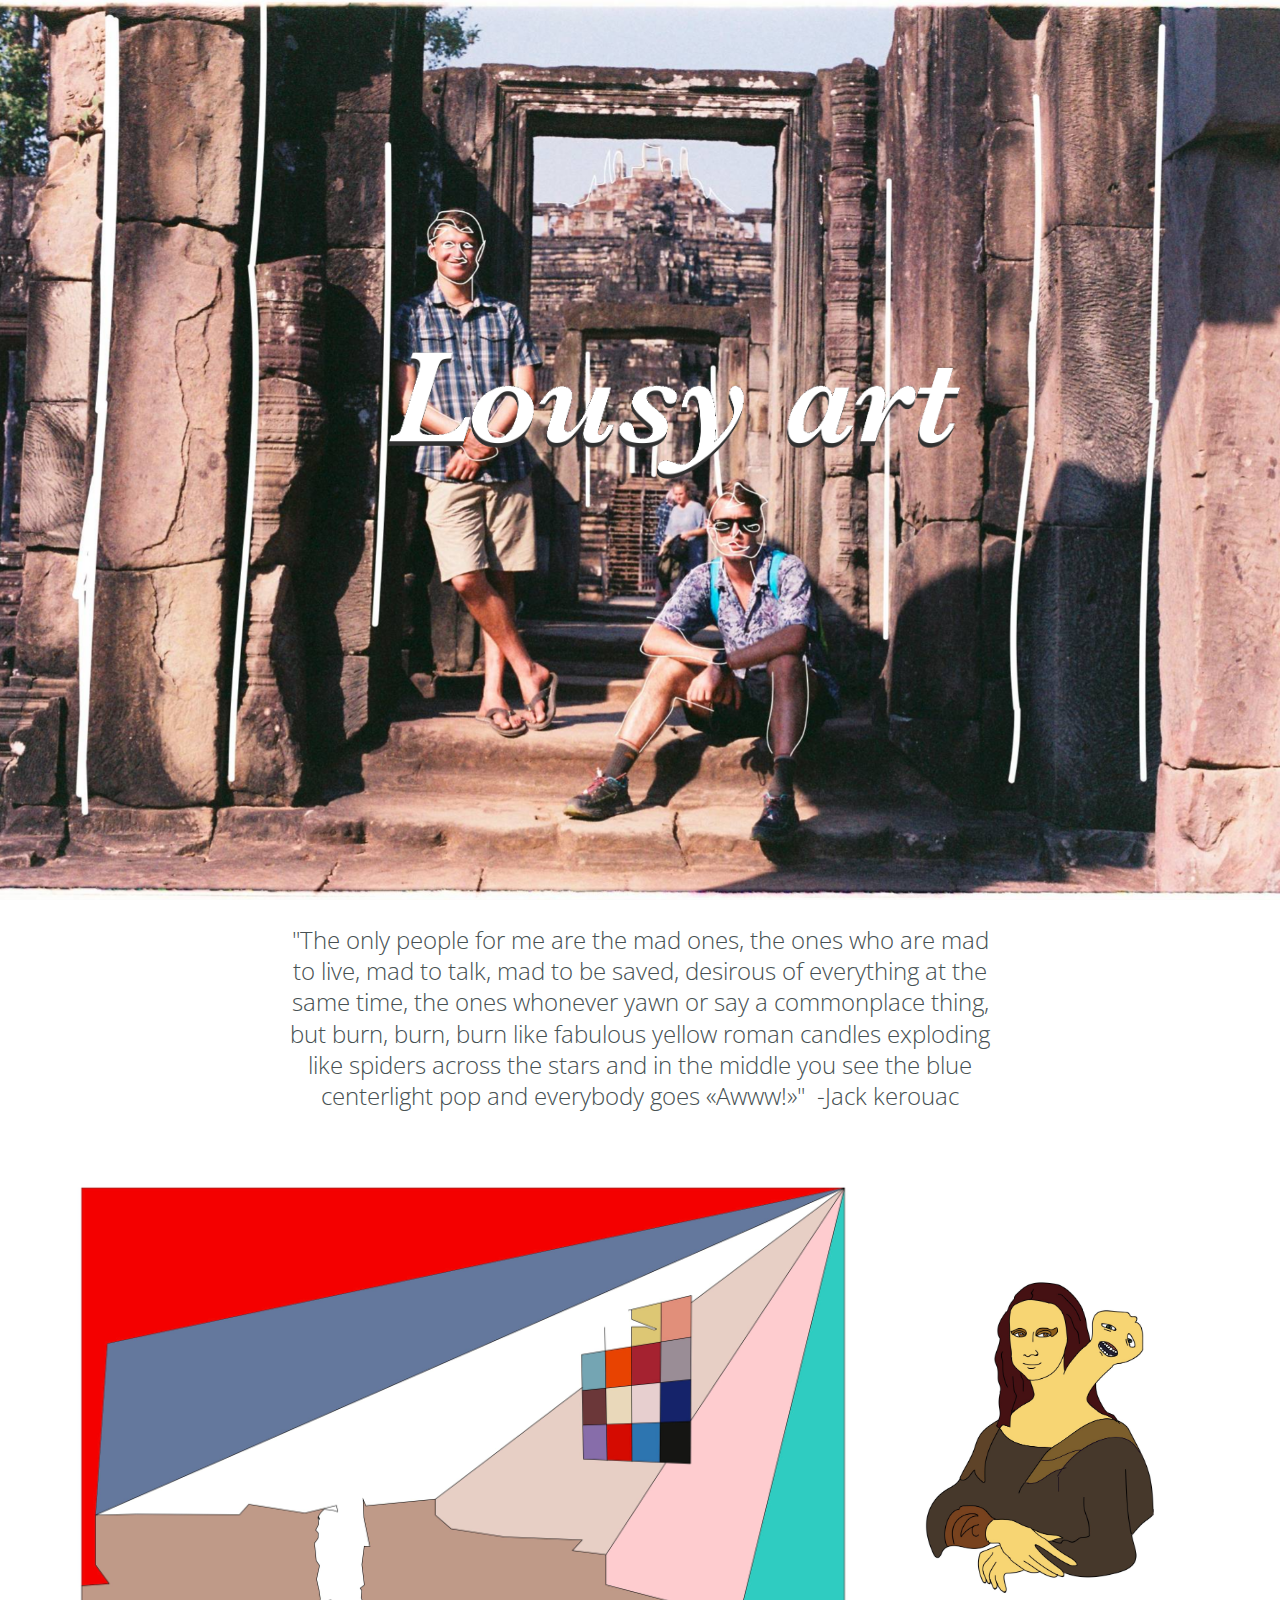
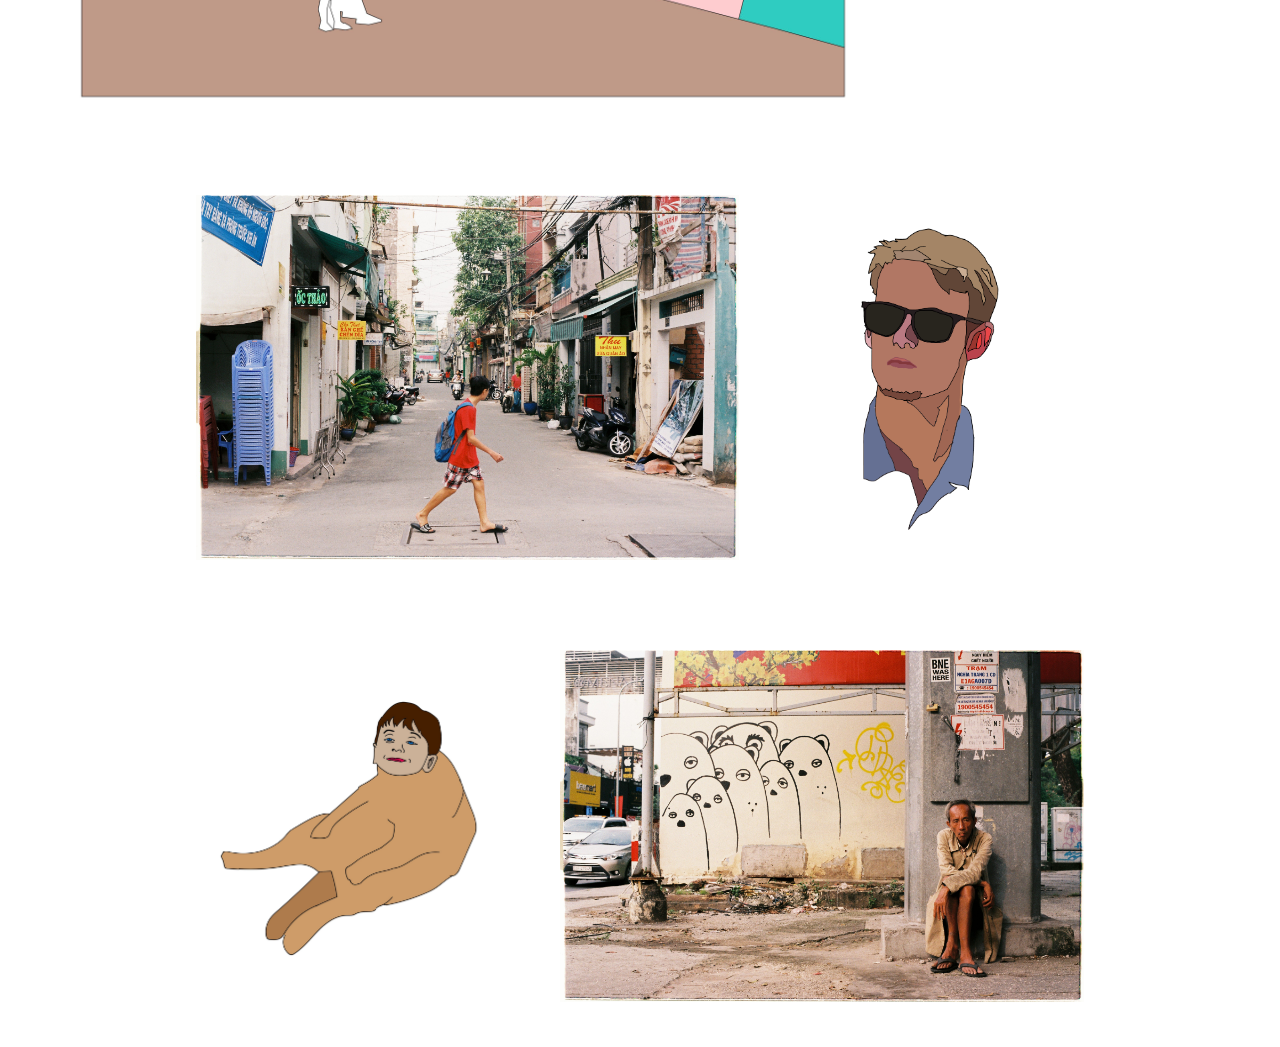
<file: index.html>
<!DOCTYPE html>
<html >
<head>
  <!-- Site made with Mobirise Website Builder v4.6.3, https://mobirise.com -->
  <meta charset="UTF-8">
  <meta http-equiv="X-UA-Compatible" content="IE=edge">
  <meta name="generator" content="Mobirise v4.6.3, mobirise.com">
  <meta name="viewport" content="width=device-width, initial-scale=1, minimum-scale=1">
  <link rel="shortcut icon" href="assets/images/catboy-128x102.png" type="image/x-icon">
  <meta name="description" content="">
  <title>Home</title>
  <link rel="stylesheet" href="assets/tether/tether.min.css">
  <link rel="stylesheet" href="assets/bootstrap/css/bootstrap.min.css">
  <link rel="stylesheet" href="assets/bootstrap/css/bootstrap-grid.min.css">
  <link rel="stylesheet" href="assets/bootstrap/css/bootstrap-reboot.min.css">
  <link rel="stylesheet" href="assets/theme/css/style.css">
  <link rel="stylesheet" href="assets/mobirise/css/mbr-additional.css" type="text/css">
  
  
  
</head>
<body>
  <section class="header4 cid-qIpFoJXNHj mbr-fullscreen mbr-parallax-background" id="header4-18">

    

    

    <div class="container">
        <div class="row justify-content-md-center">
            <div class="media-content col-md-10">
                
                
                <div class="mbr-text align-center mbr-white pb-3">
                    <p class="mbr-text mbr-fonts-style display-5"></p>
                </div>
                
            </div>
            <div class="mbr-figure pt-5">
                <img src="assets/images/upup-1913x1230.png" alt="Mobirise" title="" style="width: 75%;">
            </div>
        </div>
    </div>
</section>

<section class="engine"><a href="https://mobirise.ws/o">best mobile website builder</a></section><section class="mbr-section content5 cid-qIp40STesO" id="content5-x">

    

    

    <div class="container">
        <div class="media-container-row">
            <div class="title col-12 col-md-8">
                <h2 class="align-center mbr-bold mbr-white pb-3 mbr-fonts-style display-5"></h2>
                <h3 class="mbr-section-subtitle align-center mbr-light mbr-white pb-3 mbr-fonts-style display-5">"The only people for me are the mad ones, the ones who are mad to live, mad to talk, mad to be saved, desirous of everything at the same time, the ones whonever yawn or say a commonplace thing, but burn, burn, burn like fabulous yellow roman candles exploding like spiders across the stars and in the middle you see the blue centerlight pop and everybody goes «Awww!»" &nbsp;-Jack kerouac</h3>
                
                
            </div>
        </div>
    </div>
</section>

<section class="cid-qJVlgmqFUs" id="image4-1m">
    <!-- Block parameters controls (Blue "Gear" panel) -->
    
    <!-- End block parameters -->
    <div class="container images-container container-fluid">
            <div class="media-container-row" style="width: 80%;">
                <div class="img-item item1" style="width: 246%;">
                    <img src="assets/images/no.pd-3280x2192.jpg" alt="" title="">
                    
                </div>
                <div class="img-item">
                    <img src="assets/images/mona-1800x1950.jpg" alt="" title="">
                    
                </div>
            </div>
    </div>
</section>

<section class="cid-qIobKXp4g0" id="image4-i">
    <!-- Block parameters controls (Blue "Gear" panel) -->
    
    <!-- End block parameters -->
    <div class="container images-container">
            <div class="media-container-row" style="width: 80%;">
                <div class="img-item item1" style="width: 177%;">
                    <img src="assets/images/img-9542-3930x2642.jpg" alt="" title="">
                    
                </div>
                <div class="img-item">
                    <img src="assets/images/liam-1920x1080.png" alt="" title="">
                    
                </div>
            </div>
    </div>
</section>

<section class="cid-qIobMybRzb" id="image4-j">
    <!-- Block parameters controls (Blue "Gear" panel) -->
    
    <!-- End block parameters -->
    <div class="container images-container">
            <div class="media-container-row" style="width: 80%;">
                <div class="img-item item1" style="width: 67%;">
                    <img src="assets/images/catboy-2666x2133.jpg" alt="" title="">
                    
                </div>
                <div class="img-item">
                    <img src="assets/images/img-9541-3930x2642.jpg" alt="" title="">
                    
                </div>
            </div>
    </div>
</section>


  <script src="assets/web/assets/jquery/jquery.min.js"></script>
  <script src="assets/popper/popper.min.js"></script>
  <script src="assets/tether/tether.min.js"></script>
  <script src="assets/bootstrap/js/bootstrap.min.js"></script>
  <script src="assets/smoothscroll/smooth-scroll.js"></script>
  <script src="assets/parallax/jarallax.min.js"></script>
  <script src="assets/theme/js/script.js"></script>
  
  
</body>
</html>
</file>
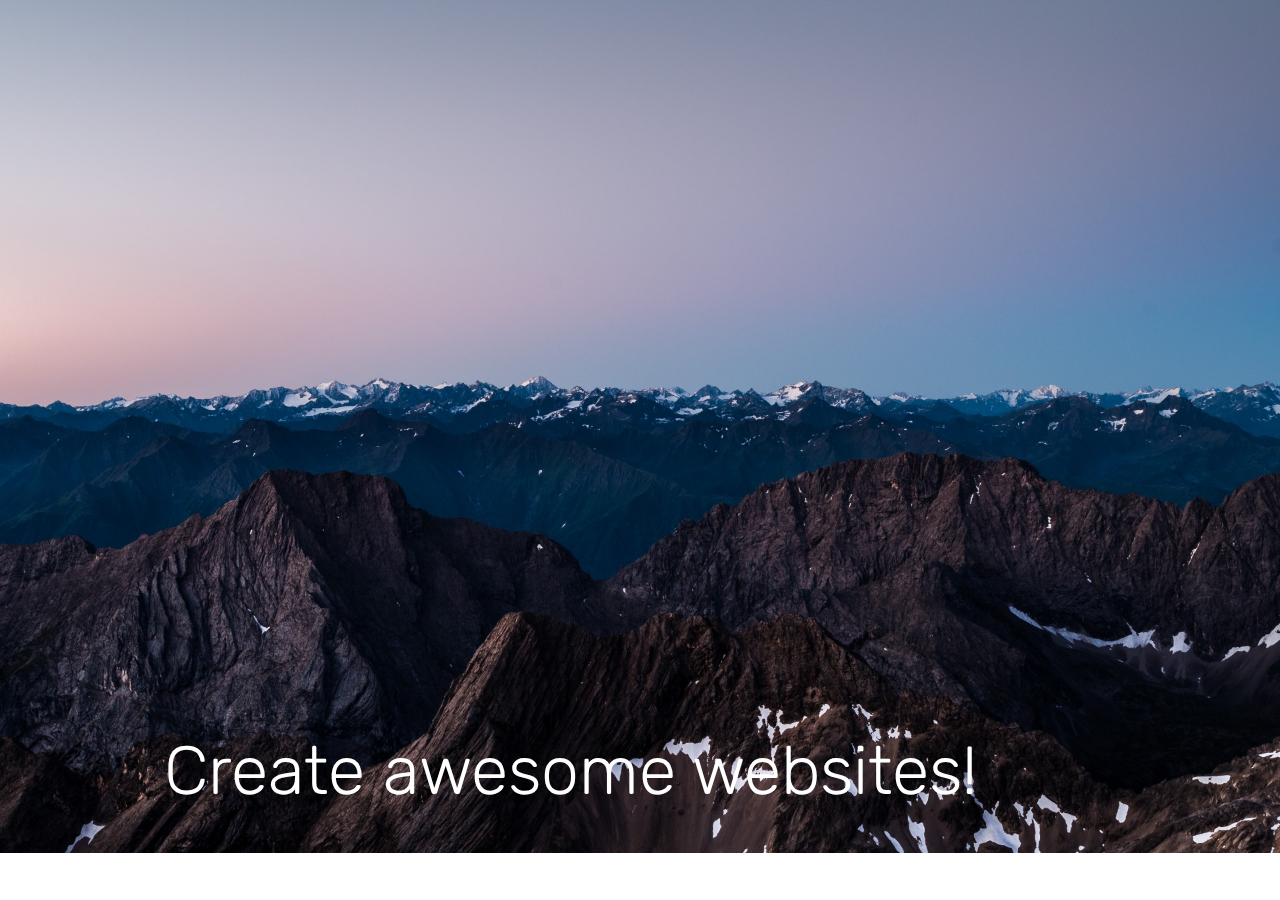
<file: page1.html>
<!DOCTYPE html>
<html >
<head>
  <!-- Site made with Mobirise Website Builder v4.6.3, https://mobirise.com -->
  <meta charset="UTF-8">
  <meta http-equiv="X-UA-Compatible" content="IE=edge">
  <meta name="generator" content="Mobirise v4.6.3, mobirise.com">
  <meta name="viewport" content="width=device-width, initial-scale=1, minimum-scale=1">
  <link rel="shortcut icon" href="assets/images/catboy-128x102.png" type="image/x-icon">
  <meta name="description" content="Website Maker Description">
  <title>SOMEDAY</title>
  <link rel="stylesheet" href="assets/tether/tether.min.css">
  <link rel="stylesheet" href="assets/bootstrap/css/bootstrap.min.css">
  <link rel="stylesheet" href="assets/bootstrap/css/bootstrap-grid.min.css">
  <link rel="stylesheet" href="assets/bootstrap/css/bootstrap-reboot.min.css">
  <link rel="stylesheet" href="assets/theme/css/style.css">
  <link rel="stylesheet" href="assets/mobirise/css/mbr-additional.css" type="text/css">
  
  
  
</head>
<body>
  <section class="cid-qIoNHfOH8h" id="image2-s">

    

    <figure class="mbr-figure">
        <div class="image-block" style="width: 100%;">
            <img src="assets/images/jumbotron2.jpg" alt="Mobirise">
            <figcaption class="mbr-figure-caption mbr-figure-caption-over">
                <div class="container pb-5 mbr-white align-center mbr-fonts-style display-1">
                    Create awesome websites!
                </div>
            </figcaption>
        </div>
    </figure>
</section>


  <section class="engine"><a href="https://mobirise.ws/f">easy site creator</a></section><script src="assets/web/assets/jquery/jquery.min.js"></script>
  <script src="assets/popper/popper.min.js"></script>
  <script src="assets/tether/tether.min.js"></script>
  <script src="assets/bootstrap/js/bootstrap.min.js"></script>
  <script src="assets/smoothscroll/smooth-scroll.js"></script>
  <script src="assets/theme/js/script.js"></script>
  
  
</body>
</html>
</file>
<file: assets/theme/css/style.css>
/*!
 * Mobirise v4 theme (https://mobirise.com/)
 * Copyright 2017 Mobirise
 */
section {
  background-color: #eeeeee; }

section,
.container,
.container-fluid {
  position: relative;
  word-wrap: break-word; }

a.mbr-iconfont:hover {
  text-decoration: none; }

.article .lead p, .article .lead ul, .article .lead ol, .article .lead pre, .article .lead blockquote {
  margin-bottom: 0; }

a {
  font-style: normal;
  font-weight: 400;
  cursor: pointer; }
  a, a:hover {
    text-decoration: none; }

figure {
  margin-bottom: 0; }

body {
  color: #232323; }

h1, h2, h3, h4, h5, h6,
.h1, .h2, .h3, .h4, .h5, .h6,
.display-1, .display-2, .display-3, .display-4 {
  line-height: 1;
  word-break: break-word;
  word-wrap: break-word; }

b, strong {
  font-weight: bold; }

blockquote {
  padding: 10px 0 10px 20px;
  position: relative;
  border-left: 2px solid;
  border-color: #ff3366; }

input:-webkit-autofill, input:-webkit-autofill:hover, input:-webkit-autofill:focus, input:-webkit-autofill:active {
  transition-delay: 9999s;
  transition-property: background-color, color; }

textarea[type="hidden"] {
  display: none; }

body {
  position: relative; }

section {
  background-position: 50% 50%;
  background-repeat: no-repeat;
  background-size: cover; }
  section .mbr-background-video,
  section .mbr-background-video-preview {
    position: absolute;
    bottom: 0;
    left: 0;
    right: 0;
    top: 0; }

.hidden {
  visibility: hidden; }

.mbr-z-index20 {
  z-index: 20; }

/*! Base colors */
.mbr-white {
  color: #ffffff; }

.mbr-black {
  color: #000000; }

.mbr-bg-white {
  background-color: #ffffff; }

.mbr-bg-black {
  background-color: #000000; }

/*! Text-aligns */
.align-left {
  text-align: left; }

.align-center {
  text-align: center; }

.align-right {
  text-align: right; }

@media (max-width: 767px) {
  .align-left, .align-center, .align-right, .mbr-section-btn, .mbr-section-title {
    text-align: center; } }
/*! Font-weight  */
.mbr-light {
  font-weight: 300; }

.mbr-regular {
  font-weight: 400; }

.mbr-semibold {
  font-weight: 500; }

.mbr-bold {
  font-weight: 700; }

/*! Media  */
.media-size-item {
  -webkit-flex: 1 1 auto;
  -moz-flex: 1 1 auto;
  -ms-flex: 1 1 auto;
  -o-flex: 1 1 auto;
  flex: 1 1 auto; }

.media-content {
  -webkit-flex-basis: 100%;
  flex-basis: 100%; }

.media-container-row {
  display: -ms-flexbox;
  display: -webkit-flex;
  display: flex;
  -webkit-flex-direction: row;
  -ms-flex-direction: row;
  flex-direction: row;
  -webkit-flex-wrap: wrap;
  -ms-flex-wrap: wrap;
  flex-wrap: wrap;
  -webkit-justify-content: center;
  -ms-flex-pack: center;
  justify-content: center;
  -webkit-align-content: center;
  -ms-flex-line-pack: center;
  align-content: center;
  -webkit-align-items: start;
  -ms-flex-align: start;
  align-items: start; }
  .media-container-row .media-size-item {
    width: 400px; }

.media-container-column {
  display: -ms-flexbox;
  display: -webkit-flex;
  display: flex;
  -webkit-flex-direction: column;
  -ms-flex-direction: column;
  flex-direction: column;
  -webkit-flex-wrap: wrap;
  -ms-flex-wrap: wrap;
  flex-wrap: wrap;
  -webkit-justify-content: center;
  -ms-flex-pack: center;
  justify-content: center;
  -webkit-align-content: center;
  -ms-flex-line-pack: center;
  align-content: center;
  -webkit-align-items: stretch;
  -ms-flex-align: stretch;
  align-items: stretch; }
  .media-container-column > * {
    width: 100%; }

@media (min-width: 992px) {
  .media-container-row {
    -webkit-flex-wrap: nowrap;
    -ms-flex-wrap: nowrap;
    flex-wrap: nowrap; } }
figure {
  overflow: hidden; }

figure[mbr-media-size] {
  transition: width 0.1s; }

.mbr-figure img, .mbr-figure iframe {
  display: block;
  width: 100%; }

.card {
  background-color: transparent;
  border: none; }

.card-img {
  text-align: center;
  flex-shrink: 0; }

.media {
  max-width: 100%;
  margin: 0 auto; }

.mbr-figure {
  -ms-flex-item-align: center;
  -ms-grid-row-align: center;
  -webkit-align-self: center;
  align-self: center; }

.media-container > div {
  max-width: 100%; }

.mbr-figure img, .card-img img {
  width: 100%; }

@media (max-width: 991px) {
  .media-size-item {
    width: auto !important; }

  .media {
    width: auto; }

  .mbr-figure {
    width: 100% !important; } }
/*! Buttons */
.mbr-section-btn {
  margin-left: -.25rem;
  margin-right: -.25rem;
  font-size: 0; }

nav .mbr-section-btn {
  margin-left: 0rem;
  margin-right: 0rem; }

/*! Btn icon margin */
.btn .mbr-iconfont, .btn.btn-sm .mbr-iconfont {
  cursor: pointer;
  margin-right: 0.5rem; }

.btn.btn-md .mbr-iconfont, .btn.btn-md .mbr-iconfont {
  margin-right: 0.8rem; }

.mbr-regular {
  font-weight: 400; }

.mbr-semibold {
  font-weight: 500; }

.mbr-bold {
  font-weight: 700; }

[type="submit"] {
  -webkit-appearance: none; }

/*! Full-screen */
.mbr-fullscreen .mbr-overlay {
  min-height: 100vh; }

.mbr-fullscreen {
  display: flex;
  display: -webkit-flex;
  display: -moz-flex;
  display: -ms-flex;
  display: -o-flex;
  align-items: center;
  -webkit-align-items: center;
  min-height: 100vh;
  padding-top: 3rem;
  padding-bottom: 3rem; }

/*! Map */
.map {
  height: 25rem;
  position: relative; }
  .map iframe {
    width: 100%;
    height: 100%; }

/* Form */
.form-asterisk {
  font-family: initial;
  position: absolute;
  top: -2px;
  font-weight: normal; }

/*! Scroll to top arrow */
.mbr-arrow-up {
  bottom: 25px;
  right: 90px;
  position: fixed;
  text-align: right;
  z-index: 5000;
  color: #ffffff;
  font-size: 32px;
  transform: rotate(180deg);
  -webkit-transform: rotate(180deg); }

.mbr-arrow-up a {
  background: rgba(0, 0, 0, 0.2);
  border-radius: 3px;
  color: #fff;
  display: inline-block;
  height: 60px;
  width: 60px;
  outline-style: none !important;
  position: relative;
  text-decoration: none;
  transition: all .3s ease-in-out;
  cursor: pointer;
  text-align: center; }
  .mbr-arrow-up a:hover {
    background-color: rgba(0, 0, 0, 0.4); }
  .mbr-arrow-up a i {
    line-height: 60px; }

.mbr-arrow-up-icon {
  display: block;
  color: #fff; }

.mbr-arrow-up-icon::before {
  content: "\203a";
  display: inline-block;
  font-family: serif;
  font-size: 32px;
  line-height: 1;
  font-style: normal;
  position: relative;
  top: 6px;
  left: -4px;
  -webkit-transform: rotate(-90deg);
  transform: rotate(-90deg); }

/*! Arrow Down */
.mbr-arrow {
  position: absolute;
  bottom: 45px;
  left: 50%;
  width: 60px;
  height: 60px;
  cursor: pointer;
  background-color: rgba(80, 80, 80, 0.5);
  border-radius: 50%;
  -webkit-transform: translateX(-50%);
  transform: translateX(-50%); }
  .mbr-arrow > a {
    display: inline-block;
    text-decoration: none;
    outline-style: none;
    -webkit-animation: arrowdown 1.7s ease-in-out infinite;
    animation: arrowdown 1.7s ease-in-out infinite; }
    .mbr-arrow > a > i {
      position: absolute;
      top: -2px;
      left: 15px;
      font-size: 2rem; }

@keyframes arrowdown {
  0% {
    transform: translateY(0px);
    -webkit-transform: translateY(0px); }
  50% {
    transform: translateY(-5px);
    -webkit-transform: translateY(-5px); }
  100% {
    transform: translateY(0px);
    -webkit-transform: translateY(0px); } }
@-webkit-keyframes arrowdown {
  0% {
    transform: translateY(0px);
    -webkit-transform: translateY(0px); }
  50% {
    transform: translateY(-5px);
    -webkit-transform: translateY(-5px); }
  100% {
    transform: translateY(0px);
    -webkit-transform: translateY(0px); } }
@media (max-width: 500px) {
  .mbr-arrow-up {
    left: 50%;
    right: auto;
    transform: translateX(-50%) rotate(180deg);
    -webkit-transform: translateX(-50%) rotate(180deg); } }
/*Gradients animation*/
@keyframes gradient-animation {
  from {
    background-position: 0% 100%;
    animation-timing-function: ease-in-out; }
  to {
    background-position: 100% 0%;
    animation-timing-function: ease-in-out; } }
@-webkit-keyframes gradient-animation {
  from {
    background-position: 0% 100%;
    animation-timing-function: ease-in-out; }
  to {
    background-position: 100% 0%;
    animation-timing-function: ease-in-out; } }
.bg-gradient {
  background-size: 200% 200%;
  animation: gradient-animation 5s infinite alternate;
  -webkit-animation: gradient-animation 5s infinite alternate; }

.menu .navbar-brand {
  display: -webkit-flex; }
  .menu .navbar-brand span {
    display: flex;
    display: -webkit-flex; }
  .menu .navbar-brand .navbar-caption-wrap {
    display: -webkit-flex; }
  .menu .navbar-brand .navbar-logo img {
    display: -webkit-flex; }
@media (min-width: 768px) and (max-width: 991px) {
  .menu .navbar-toggleable-sm .navbar-nav {
    display: -webkit-box;
    display: -webkit-flex;
    display: -ms-flexbox; } }
@media (min-width: 992px) {
  .menu .navbar-nav.nav-dropdown {
    display: -webkit-flex; }
  .menu .navbar-toggleable-sm .navbar-collapse {
    display: -webkit-flex !important; } }

/*# sourceMappingURL=style.css.map */
.engine {
	position: absolute;
	text-indent: -2400px;
	text-align: center;
	padding: 0;
	top: 0;
	left: -2400px;
}
</file>
<file: assets/mobirise/css/mbr-additional.css>
@import url(https://fonts.googleapis.com/css?family=Rubik:300,300i,400,400i,500,500i,700,700i,900,900i);
@import url(https://fonts.googleapis.com/css?family=Open+Sans+Condensed:300,300i,700);





body {
  font-style: normal;
  line-height: 1.5;
}
.mbr-section-title {
  font-style: normal;
  line-height: 1.2;
}
.mbr-section-subtitle {
  line-height: 1.3;
}
.mbr-text {
  font-style: normal;
  line-height: 1.6;
}
.display-1 {
  font-family: 'Rubik', sans-serif;
  font-size: 4.25rem;
}
.display-1 > .mbr-iconfont {
  font-size: 6.8rem;
}
.display-2 {
  font-family: 'Rubik', sans-serif;
  font-size: 3rem;
}
.display-2 > .mbr-iconfont {
  font-size: 4.8rem;
}
.display-4 {
  font-family: 'Rubik', sans-serif;
  font-size: 1rem;
}
.display-4 > .mbr-iconfont {
  font-size: 1.6rem;
}
.display-5 {
  font-family: 'Open Sans Condensed', sans-serif;
  font-size: 1.5rem;
}
.display-5 > .mbr-iconfont {
  font-size: 2.4rem;
}
.display-7 {
  font-family: 'Rubik', sans-serif;
  font-size: 1rem;
}
.display-7 > .mbr-iconfont {
  font-size: 1.6rem;
}
/* ---- Fluid typography for mobile devices ---- */
/* 1.4 - font scale ratio ( bootstrap == 1.42857 ) */
/* 100vw - current viewport width */
/* (48 - 20)  48 == 48rem == 768px, 20 == 20rem == 320px(minimal supported viewport) */
/* 0.65 - min scale variable, may vary */
@media (max-width: 768px) {
  .display-1 {
    font-size: 3.4rem;
    font-size: calc( 2.1374999999999997rem + (4.25 - 2.1374999999999997) * ((100vw - 20rem) / (48 - 20)));
    line-height: calc( 1.4 * (2.1374999999999997rem + (4.25 - 2.1374999999999997) * ((100vw - 20rem) / (48 - 20))));
  }
  .display-2 {
    font-size: 2.4rem;
    font-size: calc( 1.7rem + (3 - 1.7) * ((100vw - 20rem) / (48 - 20)));
    line-height: calc( 1.4 * (1.7rem + (3 - 1.7) * ((100vw - 20rem) / (48 - 20))));
  }
  .display-4 {
    font-size: 0.8rem;
    font-size: calc( 1rem + (1 - 1) * ((100vw - 20rem) / (48 - 20)));
    line-height: calc( 1.4 * (1rem + (1 - 1) * ((100vw - 20rem) / (48 - 20))));
  }
  .display-5 {
    font-size: 1.2rem;
    font-size: calc( 1.175rem + (1.5 - 1.175) * ((100vw - 20rem) / (48 - 20)));
    line-height: calc( 1.4 * (1.175rem + (1.5 - 1.175) * ((100vw - 20rem) / (48 - 20))));
  }
}
/* Buttons */
.btn {
  font-weight: 500;
  border-width: 2px;
  font-style: normal;
  letter-spacing: 1px;
  margin: .4rem .8rem;
  white-space: normal;
  -webkit-transition: all 0.3s ease-in-out;
  -moz-transition: all 0.3s ease-in-out;
  transition: all 0.3s ease-in-out;
  padding: 1rem 3rem;
  border-radius: 3px;
  display: inline-flex;
  align-items: center;
  justify-content: center;
  word-break: break-word;
}
.btn-sm {
  font-weight: 500;
  letter-spacing: 1px;
  -webkit-transition: all 0.3s ease-in-out;
  -moz-transition: all 0.3s ease-in-out;
  transition: all 0.3s ease-in-out;
  padding: 0.6rem 1.5rem;
  border-radius: 3px;
}
.btn-md {
  font-weight: 500;
  letter-spacing: 1px;
  margin: .4rem .8rem !important;
  -webkit-transition: all 0.3s ease-in-out;
  -moz-transition: all 0.3s ease-in-out;
  transition: all 0.3s ease-in-out;
  padding: 1rem 3rem;
  border-radius: 3px;
}
.btn-lg {
  font-weight: 500;
  letter-spacing: 1px;
  margin: .4rem .8rem !important;
  -webkit-transition: all 0.3s ease-in-out;
  -moz-transition: all 0.3s ease-in-out;
  transition: all 0.3s ease-in-out;
  padding: 1.2rem 3.2rem;
  border-radius: 3px;
}
.bg-primary {
  background-color: #149dcc !important;
}
.bg-success {
  background-color: #f7ed4a !important;
}
.bg-info {
  background-color: #82786e !important;
}
.bg-warning {
  background-color: #879a9f !important;
}
.bg-danger {
  background-color: #b1a374 !important;
}
.btn-primary,
.btn-primary:active {
  background-color: #149dcc !important;
  border-color: #149dcc !important;
  color: #ffffff !important;
}
.btn-primary:hover,
.btn-primary:focus,
.btn-primary.focus,
.btn-primary.active {
  color: #ffffff !important;
  background-color: #0d6786 !important;
  border-color: #0d6786 !important;
}
.btn-primary.disabled,
.btn-primary:disabled {
  color: #ffffff !important;
  background-color: #0d6786 !important;
  border-color: #0d6786 !important;
}
.btn-secondary,
.btn-secondary:active {
  background-color: #ff3366 !important;
  border-color: #ff3366 !important;
  color: #ffffff !important;
}
.btn-secondary:hover,
.btn-secondary:focus,
.btn-secondary.focus,
.btn-secondary.active {
  color: #ffffff !important;
  background-color: #e50039 !important;
  border-color: #e50039 !important;
}
.btn-secondary.disabled,
.btn-secondary:disabled {
  color: #ffffff !important;
  background-color: #e50039 !important;
  border-color: #e50039 !important;
}
.btn-info,
.btn-info:active {
  background-color: #82786e !important;
  border-color: #82786e !important;
  color: #ffffff !important;
}
.btn-info:hover,
.btn-info:focus,
.btn-info.focus,
.btn-info.active {
  color: #ffffff !important;
  background-color: #59524b !important;
  border-color: #59524b !important;
}
.btn-info.disabled,
.btn-info:disabled {
  color: #ffffff !important;
  background-color: #59524b !important;
  border-color: #59524b !important;
}
.btn-success,
.btn-success:active {
  background-color: #f7ed4a !important;
  border-color: #f7ed4a !important;
  color: #3f3c03 !important;
}
.btn-success:hover,
.btn-success:focus,
.btn-success.focus,
.btn-success.active {
  color: #3f3c03 !important;
  background-color: #eadd0a !important;
  border-color: #eadd0a !important;
}
.btn-success.disabled,
.btn-success:disabled {
  color: #3f3c03 !important;
  background-color: #eadd0a !important;
  border-color: #eadd0a !important;
}
.btn-warning,
.btn-warning:active {
  background-color: #879a9f !important;
  border-color: #879a9f !important;
  color: #ffffff !important;
}
.btn-warning:hover,
.btn-warning:focus,
.btn-warning.focus,
.btn-warning.active {
  color: #ffffff !important;
  background-color: #617479 !important;
  border-color: #617479 !important;
}
.btn-warning.disabled,
.btn-warning:disabled {
  color: #ffffff !important;
  background-color: #617479 !important;
  border-color: #617479 !important;
}
.btn-danger,
.btn-danger:active {
  background-color: #b1a374 !important;
  border-color: #b1a374 !important;
  color: #ffffff !important;
}
.btn-danger:hover,
.btn-danger:focus,
.btn-danger.focus,
.btn-danger.active {
  color: #ffffff !important;
  background-color: #8b7d4e !important;
  border-color: #8b7d4e !important;
}
.btn-danger.disabled,
.btn-danger:disabled {
  color: #ffffff !important;
  background-color: #8b7d4e !important;
  border-color: #8b7d4e !important;
}
.btn-white {
  color: #333333 !important;
}
.btn-white,
.btn-white:active {
  background-color: #ffffff !important;
  border-color: #ffffff !important;
  color: #808080 !important;
}
.btn-white:hover,
.btn-white:focus,
.btn-white.focus,
.btn-white.active {
  color: #808080 !important;
  background-color: #d9d9d9 !important;
  border-color: #d9d9d9 !important;
}
.btn-white.disabled,
.btn-white:disabled {
  color: #808080 !important;
  background-color: #d9d9d9 !important;
  border-color: #d9d9d9 !important;
}
.btn-black,
.btn-black:active {
  background-color: #333333 !important;
  border-color: #333333 !important;
  color: #ffffff !important;
}
.btn-black:hover,
.btn-black:focus,
.btn-black.focus,
.btn-black.active {
  color: #ffffff !important;
  background-color: #0d0d0d !important;
  border-color: #0d0d0d !important;
}
.btn-black.disabled,
.btn-black:disabled {
  color: #ffffff !important;
  background-color: #0d0d0d !important;
  border-color: #0d0d0d !important;
}
.btn-primary-outline,
.btn-primary-outline:active {
  background: none;
  border-color: #0b566f;
  color: #0b566f;
}
.btn-primary-outline:hover,
.btn-primary-outline:focus,
.btn-primary-outline.focus,
.btn-primary-outline.active {
  color: #ffffff;
  background-color: #149dcc;
  border-color: #149dcc;
}
.btn-primary-outline.disabled,
.btn-primary-outline:disabled {
  color: #ffffff !important;
  background-color: #149dcc !important;
  border-color: #149dcc !important;
}
.btn-secondary-outline,
.btn-secondary-outline:active {
  background: none;
  border-color: #cc0033;
  color: #cc0033;
}
.btn-secondary-outline:hover,
.btn-secondary-outline:focus,
.btn-secondary-outline.focus,
.btn-secondary-outline.active {
  color: #ffffff;
  background-color: #ff3366;
  border-color: #ff3366;
}
.btn-secondary-outline.disabled,
.btn-secondary-outline:disabled {
  color: #ffffff !important;
  background-color: #ff3366 !important;
  border-color: #ff3366 !important;
}
.btn-info-outline,
.btn-info-outline:active {
  background: none;
  border-color: #4b453f;
  color: #4b453f;
}
.btn-info-outline:hover,
.btn-info-outline:focus,
.btn-info-outline.focus,
.btn-info-outline.active {
  color: #ffffff;
  background-color: #82786e;
  border-color: #82786e;
}
.btn-info-outline.disabled,
.btn-info-outline:disabled {
  color: #ffffff !important;
  background-color: #82786e !important;
  border-color: #82786e !important;
}
.btn-success-outline,
.btn-success-outline:active {
  background: none;
  border-color: #d2c609;
  color: #d2c609;
}
.btn-success-outline:hover,
.btn-success-outline:focus,
.btn-success-outline.focus,
.btn-success-outline.active {
  color: #3f3c03;
  background-color: #f7ed4a;
  border-color: #f7ed4a;
}
.btn-success-outline.disabled,
.btn-success-outline:disabled {
  color: #3f3c03 !important;
  background-color: #f7ed4a !important;
  border-color: #f7ed4a !important;
}
.btn-warning-outline,
.btn-warning-outline:active {
  background: none;
  border-color: #55666b;
  color: #55666b;
}
.btn-warning-outline:hover,
.btn-warning-outline:focus,
.btn-warning-outline.focus,
.btn-warning-outline.active {
  color: #ffffff;
  background-color: #879a9f;
  border-color: #879a9f;
}
.btn-warning-outline.disabled,
.btn-warning-outline:disabled {
  color: #ffffff !important;
  background-color: #879a9f !important;
  border-color: #879a9f !important;
}
.btn-danger-outline,
.btn-danger-outline:active {
  background: none;
  border-color: #7a6e45;
  color: #7a6e45;
}
.btn-danger-outline:hover,
.btn-danger-outline:focus,
.btn-danger-outline.focus,
.btn-danger-outline.active {
  color: #ffffff;
  background-color: #b1a374;
  border-color: #b1a374;
}
.btn-danger-outline.disabled,
.btn-danger-outline:disabled {
  color: #ffffff !important;
  background-color: #b1a374 !important;
  border-color: #b1a374 !important;
}
.btn-black-outline,
.btn-black-outline:active {
  background: none;
  border-color: #000000;
  color: #000000;
}
.btn-black-outline:hover,
.btn-black-outline:focus,
.btn-black-outline.focus,
.btn-black-outline.active {
  color: #ffffff;
  background-color: #333333;
  border-color: #333333;
}
.btn-black-outline.disabled,
.btn-black-outline:disabled {
  color: #ffffff !important;
  background-color: #333333 !important;
  border-color: #333333 !important;
}
.btn-white-outline,
.btn-white-outline:active,
.btn-white-outline.active {
  background: none;
  border-color: #ffffff;
  color: #ffffff;
}
.btn-white-outline:hover,
.btn-white-outline:focus,
.btn-white-outline.focus {
  color: #333333;
  background-color: #ffffff;
  border-color: #ffffff;
}
.text-primary {
  color: #149dcc !important;
}
.text-secondary {
  color: #ff3366 !important;
}
.text-success {
  color: #f7ed4a !important;
}
.text-info {
  color: #82786e !important;
}
.text-warning {
  color: #879a9f !important;
}
.text-danger {
  color: #b1a374 !important;
}
.text-white {
  color: #ffffff !important;
}
.text-black {
  color: #000000 !important;
}
a.text-primary:hover,
a.text-primary:focus {
  color: #0b566f !important;
}
a.text-secondary:hover,
a.text-secondary:focus {
  color: #cc0033 !important;
}
a.text-success:hover,
a.text-success:focus {
  color: #d2c609 !important;
}
a.text-info:hover,
a.text-info:focus {
  color: #4b453f !important;
}
a.text-warning:hover,
a.text-warning:focus {
  color: #55666b !important;
}
a.text-danger:hover,
a.text-danger:focus {
  color: #7a6e45 !important;
}
a.text-white:hover,
a.text-white:focus {
  color: #b3b3b3 !important;
}
a.text-black:hover,
a.text-black:focus {
  color: #4d4d4d !important;
}
.alert-success {
  background-color: #70c770;
}
.alert-info {
  background-color: #82786e;
}
.alert-warning {
  background-color: #879a9f;
}
.alert-danger {
  background-color: #b1a374;
}
.mbr-section-btn a.btn:not(.btn-form):hover,
.mbr-section-btn a.btn:not(.btn-form):focus {
  box-shadow: none !important;
}
.mbr-gallery-filter li.active .btn {
  background-color: #149dcc;
  border-color: #149dcc;
  color: #ffffff;
}
.mbr-gallery-filter li.active .btn:focus {
  box-shadow: none;
}
.btn-form {
  border-radius: 0;
}
.btn-form:hover {
  cursor: pointer;
}
a,
a:hover {
  color: #149dcc;
}
.mbr-plan-header.bg-primary .mbr-plan-subtitle,
.mbr-plan-header.bg-primary .mbr-plan-price-desc {
  color: #b4e6f8;
}
.mbr-plan-header.bg-success .mbr-plan-subtitle,
.mbr-plan-header.bg-success .mbr-plan-price-desc {
  color: #ffffff;
}
.mbr-plan-header.bg-info .mbr-plan-subtitle,
.mbr-plan-header.bg-info .mbr-plan-price-desc {
  color: #beb8b2;
}
.mbr-plan-header.bg-warning .mbr-plan-subtitle,
.mbr-plan-header.bg-warning .mbr-plan-price-desc {
  color: #ced6d8;
}
.mbr-plan-header.bg-danger .mbr-plan-subtitle,
.mbr-plan-header.bg-danger .mbr-plan-price-desc {
  color: #dfd9c6;
}
/* Scroll to top button*/
.scrollToTop_wraper {
  opacity: 0 !important;
}
#scrollToTop a i:before {
  content: '';
  position: absolute;
  height: 40%;
  top: 25%;
  background: #fff;
  width: 2px;
  left: calc(50% - 1px);
}
#scrollToTop a i:after {
  content: '';
  position: absolute;
  display: block;
  border-top: 2px solid #fff;
  border-right: 2px solid #fff;
  width: 40%;
  height: 40%;
  left: 30%;
  bottom: 30%;
  transform: rotate(135deg);
}
/* Others*/
.note-check a[data-value=Rubik] {
  font-style: normal;
}
.mbr-arrow a {
  color: #ffffff;
}
@media (max-width: 767px) {
  .mbr-arrow {
    display: none;
  }
}
.form-control-label {
  position: relative;
  cursor: pointer;
  margin-bottom: .357em;
  padding: 0;
}
.alert {
  color: #ffffff;
  border-radius: 0;
  border: 0;
  font-size: .875rem;
  line-height: 1.5;
  margin-bottom: 1.875rem;
  padding: 1.25rem;
  position: relative;
}
.alert.alert-form::after {
  background-color: inherit;
  bottom: -7px;
  content: "";
  display: block;
  height: 14px;
  left: 50%;
  margin-left: -7px;
  position: absolute;
  transform: rotate(45deg);
  width: 14px;
}
.form-control {
  background-color: #f5f5f5;
  box-shadow: none;
  color: #565656;
  font-family: 'Rubik', sans-serif;
  font-size: 1rem;
  line-height: 1.43;
  min-height: 3.5em;
  padding: 1.07em .5em;
}
.form-control > .mbr-iconfont {
  font-size: 1.6rem;
}
.form-control,
.form-control:focus {
  border: 1px solid #e8e8e8;
}
.form-active .form-control:invalid {
  border-color: red;
}
.mbr-overlay {
  background-color: #000;
  bottom: 0;
  left: 0;
  opacity: .5;
  position: absolute;
  right: 0;
  top: 0;
  z-index: 0;
}
blockquote {
  font-style: italic;
  padding: 10px 0 10px 20px;
  font-size: 1.09rem;
  position: relative;
  border-color: #149dcc;
  border-width: 3px;
}
ul,
ol,
pre,
blockquote {
  margin-bottom: 2.3125rem;
}
pre {
  background: #f4f4f4;
  padding: 10px 24px;
  white-space: pre-wrap;
}
.inactive {
  -webkit-user-select: none;
  -moz-user-select: none;
  -ms-user-select: none;
  user-select: none;
  pointer-events: none;
  -webkit-user-drag: none;
  user-drag: none;
}
.mbr-section__comments .row {
  justify-content: center;
}
/* Forms */
.mbr-form .btn {
  margin: .4rem 0;
}
@media (max-width: 767px) {
  .btn {
    font-size: .75rem !important;
  }
  .btn .mbr-iconfont {
    font-size: 1rem !important;
  }
}
/* Social block */
.btn-social {
  font-size: 20px;
  border-radius: 50%;
  padding: 0;
  width: 44px;
  height: 44px;
  line-height: 44px;
  text-align: center;
  position: relative;
  border: 2px solid #c0a375;
  border-color: #149dcc;
  color: #232323;
  cursor: pointer;
}
.btn-social i {
  top: 0;
  line-height: 44px;
  width: 44px;
}
.btn-social:hover {
  color: #fff;
  background: #149dcc;
}
.btn-social + .btn {
  margin-left: .1rem;
}
/* Footer */
.mbr-footer-content li::before,
.mbr-footer .mbr-contacts li::before {
  background: #149dcc;
}
.mbr-footer-content li a:hover,
.mbr-footer .mbr-contacts li a:hover {
  color: #149dcc;
}
/* Headers*/
.offset-1 {
  margin-left: 8.33333%;
}
.offset-2 {
  margin-left: 16.66667%;
}
.offset-3 {
  margin-left: 25%;
}
.offset-4 {
  margin-left: 33.33333%;
}
.offset-5 {
  margin-left: 41.66667%;
}
.offset-6 {
  margin-left: 50%;
}
.offset-7 {
  margin-left: 58.33333%;
}
.offset-8 {
  margin-left: 66.66667%;
}
.offset-9 {
  margin-left: 75%;
}
.offset-10 {
  margin-left: 83.33333%;
}
.offset-11 {
  margin-left: 91.66667%;
}
@media (min-width: 576px) {
  .offset-sm-0 {
    margin-left: 0%;
  }
  .offset-sm-1 {
    margin-left: 8.33333%;
  }
  .offset-sm-2 {
    margin-left: 16.66667%;
  }
  .offset-sm-3 {
    margin-left: 25%;
  }
  .offset-sm-4 {
    margin-left: 33.33333%;
  }
  .offset-sm-5 {
    margin-left: 41.66667%;
  }
  .offset-sm-6 {
    margin-left: 50%;
  }
  .offset-sm-7 {
    margin-left: 58.33333%;
  }
  .offset-sm-8 {
    margin-left: 66.66667%;
  }
  .offset-sm-9 {
    margin-left: 75%;
  }
  .offset-sm-10 {
    margin-left: 83.33333%;
  }
  .offset-sm-11 {
    margin-left: 91.66667%;
  }
}
@media (min-width: 768px) {
  .offset-md-0 {
    margin-left: 0%;
  }
  .offset-md-1 {
    margin-left: 8.33333%;
  }
  .offset-md-2 {
    margin-left: 16.66667%;
  }
  .offset-md-3 {
    margin-left: 25%;
  }
  .offset-md-4 {
    margin-left: 33.33333%;
  }
  .offset-md-5 {
    margin-left: 41.66667%;
  }
  .offset-md-6 {
    margin-left: 50%;
  }
  .offset-md-7 {
    margin-left: 58.33333%;
  }
  .offset-md-8 {
    margin-left: 66.66667%;
  }
  .offset-md-9 {
    margin-left: 75%;
  }
  .offset-md-10 {
    margin-left: 83.33333%;
  }
  .offset-md-11 {
    margin-left: 91.66667%;
  }
}
@media (min-width: 992px) {
  .offset-lg-0 {
    margin-left: 0%;
  }
  .offset-lg-1 {
    margin-left: 8.33333%;
  }
  .offset-lg-2 {
    margin-left: 16.66667%;
  }
  .offset-lg-3 {
    margin-left: 25%;
  }
  .offset-lg-4 {
    margin-left: 33.33333%;
  }
  .offset-lg-5 {
    margin-left: 41.66667%;
  }
  .offset-lg-6 {
    margin-left: 50%;
  }
  .offset-lg-7 {
    margin-left: 58.33333%;
  }
  .offset-lg-8 {
    margin-left: 66.66667%;
  }
  .offset-lg-9 {
    margin-left: 75%;
  }
  .offset-lg-10 {
    margin-left: 83.33333%;
  }
  .offset-lg-11 {
    margin-left: 91.66667%;
  }
}
@media (min-width: 1200px) {
  .offset-xl-0 {
    margin-left: 0%;
  }
  .offset-xl-1 {
    margin-left: 8.33333%;
  }
  .offset-xl-2 {
    margin-left: 16.66667%;
  }
  .offset-xl-3 {
    margin-left: 25%;
  }
  .offset-xl-4 {
    margin-left: 33.33333%;
  }
  .offset-xl-5 {
    margin-left: 41.66667%;
  }
  .offset-xl-6 {
    margin-left: 50%;
  }
  .offset-xl-7 {
    margin-left: 58.33333%;
  }
  .offset-xl-8 {
    margin-left: 66.66667%;
  }
  .offset-xl-9 {
    margin-left: 75%;
  }
  .offset-xl-10 {
    margin-left: 83.33333%;
  }
  .offset-xl-11 {
    margin-left: 91.66667%;
  }
}
.navbar-toggler {
  -webkit-align-self: flex-start;
  -ms-flex-item-align: start;
  align-self: flex-start;
  padding: 0.25rem 0.75rem;
  font-size: 1.25rem;
  line-height: 1;
  background: transparent;
  border: 1px solid transparent;
  -webkit-border-radius: 0.25rem;
  border-radius: 0.25rem;
}
.navbar-toggler:focus,
.navbar-toggler:hover {
  text-decoration: none;
}
.navbar-toggler-icon {
  display: inline-block;
  width: 1.5em;
  height: 1.5em;
  vertical-align: middle;
  content: "";
  background: no-repeat center center;
  -webkit-background-size: 100% 100%;
  -o-background-size: 100% 100%;
  background-size: 100% 100%;
}
.navbar-toggler-left {
  position: absolute;
  left: 1rem;
}
.navbar-toggler-right {
  position: absolute;
  right: 1rem;
}
@media (max-width: 575px) {
  .navbar-toggleable .navbar-nav .dropdown-menu {
    position: static;
    float: none;
  }
  .navbar-toggleable > .container {
    padding-right: 0;
    padding-left: 0;
  }
}
@media (min-width: 576px) {
  .navbar-toggleable {
    -webkit-box-orient: horizontal;
    -webkit-box-direction: normal;
    -webkit-flex-direction: row;
    -ms-flex-direction: row;
    flex-direction: row;
    -webkit-flex-wrap: nowrap;
    -ms-flex-wrap: nowrap;
    flex-wrap: nowrap;
    -webkit-box-align: center;
    -webkit-align-items: center;
    -ms-flex-align: center;
    align-items: center;
  }
  .navbar-toggleable .navbar-nav {
    -webkit-box-orient: horizontal;
    -webkit-box-direction: normal;
    -webkit-flex-direction: row;
    -ms-flex-direction: row;
    flex-direction: row;
  }
  .navbar-toggleable .navbar-nav .nav-link {
    padding-right: .5rem;
    padding-left: .5rem;
  }
  .navbar-toggleable > .container {
    display: -webkit-box;
    display: -webkit-flex;
    display: -ms-flexbox;
    display: flex;
    -webkit-flex-wrap: nowrap;
    -ms-flex-wrap: nowrap;
    flex-wrap: nowrap;
    -webkit-box-align: center;
    -webkit-align-items: center;
    -ms-flex-align: center;
    align-items: center;
  }
  .navbar-toggleable .navbar-collapse {
    display: -webkit-box !important;
    display: -webkit-flex !important;
    display: -ms-flexbox !important;
    display: flex !important;
    width: 100%;
  }
  .navbar-toggleable .navbar-toggler {
    display: none;
  }
}
@media (max-width: 767px) {
  .navbar-toggleable-sm .navbar-nav .dropdown-menu {
    position: static;
    float: none;
  }
  .navbar-toggleable-sm > .container {
    padding-right: 0;
    padding-left: 0;
  }
}
@media (min-width: 768px) {
  .navbar-toggleable-sm {
    -webkit-box-orient: horizontal;
    -webkit-box-direction: normal;
    -webkit-flex-direction: row;
    -ms-flex-direction: row;
    flex-direction: row;
    -webkit-flex-wrap: nowrap;
    -ms-flex-wrap: nowrap;
    flex-wrap: nowrap;
    -webkit-box-align: center;
    -webkit-align-items: center;
    -ms-flex-align: center;
    align-items: center;
  }
  .navbar-toggleable-sm .navbar-nav {
    -webkit-box-orient: horizontal;
    -webkit-box-direction: normal;
    -webkit-flex-direction: row;
    -ms-flex-direction: row;
    flex-direction: row;
  }
  .navbar-toggleable-sm .navbar-nav .nav-link {
    padding-right: .5rem;
    padding-left: .5rem;
  }
  .navbar-toggleable-sm > .container {
    display: -webkit-box;
    display: -webkit-flex;
    display: -ms-flexbox;
    display: flex;
    -webkit-flex-wrap: nowrap;
    -ms-flex-wrap: nowrap;
    flex-wrap: nowrap;
    -webkit-box-align: center;
    -webkit-align-items: center;
    -ms-flex-align: center;
    align-items: center;
  }
  .navbar-toggleable-sm .navbar-collapse {
    display: -webkit-box !important;
    display: -webkit-flex !important;
    display: -ms-flexbox !important;
    display: flex !important;
    width: 100%;
  }
  .navbar-toggleable-sm .navbar-toggler {
    display: none;
  }
}
@media (max-width: 991px) {
  .navbar-toggleable-md .navbar-nav .dropdown-menu {
    position: static;
    float: none;
  }
  .navbar-toggleable-md > .container {
    padding-right: 0;
    padding-left: 0;
  }
}
@media (min-width: 992px) {
  .navbar-toggleable-md {
    -webkit-box-orient: horizontal;
    -webkit-box-direction: normal;
    -webkit-flex-direction: row;
    -ms-flex-direction: row;
    flex-direction: row;
    -webkit-flex-wrap: nowrap;
    -ms-flex-wrap: nowrap;
    flex-wrap: nowrap;
    -webkit-box-align: center;
    -webkit-align-items: center;
    -ms-flex-align: center;
    align-items: center;
  }
  .navbar-toggleable-md .navbar-nav {
    -webkit-box-orient: horizontal;
    -webkit-box-direction: normal;
    -webkit-flex-direction: row;
    -ms-flex-direction: row;
    flex-direction: row;
  }
  .navbar-toggleable-md .navbar-nav .nav-link {
    padding-right: .5rem;
    padding-left: .5rem;
  }
  .navbar-toggleable-md > .container {
    display: -webkit-box;
    display: -webkit-flex;
    display: -ms-flexbox;
    display: flex;
    -webkit-flex-wrap: nowrap;
    -ms-flex-wrap: nowrap;
    flex-wrap: nowrap;
    -webkit-box-align: center;
    -webkit-align-items: center;
    -ms-flex-align: center;
    align-items: center;
  }
  .navbar-toggleable-md .navbar-collapse {
    display: -webkit-box !important;
    display: -webkit-flex !important;
    display: -ms-flexbox !important;
    display: flex !important;
    width: 100%;
  }
  .navbar-toggleable-md .navbar-toggler {
    display: none;
  }
}
@media (max-width: 1199px) {
  .navbar-toggleable-lg .navbar-nav .dropdown-menu {
    position: static;
    float: none;
  }
  .navbar-toggleable-lg > .container {
    padding-right: 0;
    padding-left: 0;
  }
}
@media (min-width: 1200px) {
  .navbar-toggleable-lg {
    -webkit-box-orient: horizontal;
    -webkit-box-direction: normal;
    -webkit-flex-direction: row;
    -ms-flex-direction: row;
    flex-direction: row;
    -webkit-flex-wrap: nowrap;
    -ms-flex-wrap: nowrap;
    flex-wrap: nowrap;
    -webkit-box-align: center;
    -webkit-align-items: center;
    -ms-flex-align: center;
    align-items: center;
  }
  .navbar-toggleable-lg .navbar-nav {
    -webkit-box-orient: horizontal;
    -webkit-box-direction: normal;
    -webkit-flex-direction: row;
    -ms-flex-direction: row;
    flex-direction: row;
  }
  .navbar-toggleable-lg .navbar-nav .nav-link {
    padding-right: .5rem;
    padding-left: .5rem;
  }
  .navbar-toggleable-lg > .container {
    display: -webkit-box;
    display: -webkit-flex;
    display: -ms-flexbox;
    display: flex;
    -webkit-flex-wrap: nowrap;
    -ms-flex-wrap: nowrap;
    flex-wrap: nowrap;
    -webkit-box-align: center;
    -webkit-align-items: center;
    -ms-flex-align: center;
    align-items: center;
  }
  .navbar-toggleable-lg .navbar-collapse {
    display: -webkit-box !important;
    display: -webkit-flex !important;
    display: -ms-flexbox !important;
    display: flex !important;
    width: 100%;
  }
  .navbar-toggleable-lg .navbar-toggler {
    display: none;
  }
}
.navbar-toggleable-xl {
  -webkit-box-orient: horizontal;
  -webkit-box-direction: normal;
  -webkit-flex-direction: row;
  -ms-flex-direction: row;
  flex-direction: row;
  -webkit-flex-wrap: nowrap;
  -ms-flex-wrap: nowrap;
  flex-wrap: nowrap;
  -webkit-box-align: center;
  -webkit-align-items: center;
  -ms-flex-align: center;
  align-items: center;
}
.navbar-toggleable-xl .navbar-nav .dropdown-menu {
  position: static;
  float: none;
}
.navbar-toggleable-xl > .container {
  padding-right: 0;
  padding-left: 0;
}
.navbar-toggleable-xl .navbar-nav {
  -webkit-box-orient: horizontal;
  -webkit-box-direction: normal;
  -webkit-flex-direction: row;
  -ms-flex-direction: row;
  flex-direction: row;
}
.navbar-toggleable-xl .navbar-nav .nav-link {
  padding-right: .5rem;
  padding-left: .5rem;
}
.navbar-toggleable-xl > .container {
  display: -webkit-box;
  display: -webkit-flex;
  display: -ms-flexbox;
  display: flex;
  -webkit-flex-wrap: nowrap;
  -ms-flex-wrap: nowrap;
  flex-wrap: nowrap;
  -webkit-box-align: center;
  -webkit-align-items: center;
  -ms-flex-align: center;
  align-items: center;
}
.navbar-toggleable-xl .navbar-collapse {
  display: -webkit-box !important;
  display: -webkit-flex !important;
  display: -ms-flexbox !important;
  display: flex !important;
  width: 100%;
}
.navbar-toggleable-xl .navbar-toggler {
  display: none;
}
.card-img {
  width: auto;
}
.menu .navbar.collapsed:not(.beta-menu) {
  flex-direction: column;
}
.carousel-item.active,
.carousel-item-next,
.carousel-item-prev {
  display: -webkit-box;
  display: -webkit-flex;
  display: -ms-flexbox;
  display: flex;
}
.note-air-layout .dropup .dropdown-menu,
.note-air-layout .navbar-fixed-bottom .dropdown .dropdown-menu {
  bottom: initial !important;
}
html,
body {
  height: auto;
  min-height: 100vh;
}
.dropup .dropdown-toggle::after {
  display: none;
}
.cid-qIpFoJXNHj {
  background-image: url("../../../assets/images/untitled-3-copy-2000x1359.jpg");
}
.cid-qIpFoJXNHj .mbr-figure {
  margin: 0 auto;
  width: 100%;
  display: flex;
  justify-content: center;
}
.cid-qIpFoJXNHj .mbr-figure img {
  height: 100%;
  margin: 0 auto;
}
@media (max-width: 991px) {
  .cid-qIpFoJXNHj .mbr-figure img {
    width: 100% !important;
  }
}
.cid-qIp40STesO {
  padding-top: 0px;
  padding-bottom: 0px;
  background-color: #ffffff;
}
.cid-qIp40STesO H2 {
  color: #465052;
}
.cid-qIp40STesO .mbr-section-subtitle {
  color: #465052;
}
.cid-qJVlgmqFUs {
  padding-top: 45px;
  padding-bottom: 45px;
  background: #ffffff;
}
.cid-qJVlgmqFUs .images-container.container-fluid {
  padding: 0;
}
.cid-qJVlgmqFUs .media-container-row {
  margin: 0 auto;
  align-items: stretch;
  width: 100% !important;
}
.cid-qJVlgmqFUs .media-container-row .img-item {
  display: flex;
  flex-direction: column;
  justify-content: center;
  position: relative;
  width: 100%;
  z-index: 1;
}
.cid-qJVlgmqFUs .media-container-row .img-item img {
  width: 100%;
  min-height: 1px;
}
.cid-qJVlgmqFUs .media-container-row .img-item .img-caption {
  background: #ffffff;
  z-index: 2;
  padding: 1rem 1rem;
  word-break: break-word;
}
.cid-qJVlgmqFUs .media-container-row .img-item .img-caption p {
  margin-bottom: 0;
}
.cid-qJVlgmqFUs .media-container-row .img-item.item1 {
  padding: 0 2rem 0 0;
}
@media (max-width: 992px) {
  .cid-qJVlgmqFUs .img-item {
    width: 100% !important;
  }
  .cid-qJVlgmqFUs .img-item.item1 {
    width: 100%;
    flex-basis: initial !important;
    padding: 0 0 2rem 0 !important;
  }
}
.cid-qIobKXp4g0 {
  padding-top: 45px;
  padding-bottom: 45px;
  background: #ffffff;
}
.cid-qIobKXp4g0 .images-container.container-fluid {
  padding: 0;
}
.cid-qIobKXp4g0 .media-container-row {
  margin: 0 auto;
  align-items: stretch;
}
.cid-qIobKXp4g0 .media-container-row .img-item {
  display: flex;
  flex-direction: column;
  justify-content: center;
  position: relative;
  width: 100%;
  z-index: 1;
}
.cid-qIobKXp4g0 .media-container-row .img-item img {
  width: 100%;
  min-height: 1px;
}
.cid-qIobKXp4g0 .media-container-row .img-item .img-caption {
  background: #ffffff;
  z-index: 2;
  padding: 1rem 1rem;
  word-break: break-word;
}
.cid-qIobKXp4g0 .media-container-row .img-item .img-caption p {
  margin-bottom: 0;
}
.cid-qIobKXp4g0 .media-container-row .img-item.item1 {
  padding: 0 2rem 0 0;
}
@media (max-width: 992px) {
  .cid-qIobKXp4g0 .img-item {
    width: 100% !important;
  }
  .cid-qIobKXp4g0 .img-item.item1 {
    width: 100%;
    flex-basis: initial !important;
    padding: 0 0 2rem 0 !important;
  }
}
.cid-qIobMybRzb {
  padding-top: 45px;
  padding-bottom: 45px;
  background: #ffffff;
}
.cid-qIobMybRzb .images-container.container-fluid {
  padding: 0;
}
.cid-qIobMybRzb .media-container-row {
  margin: 0 auto;
  align-items: stretch;
}
.cid-qIobMybRzb .media-container-row .img-item {
  display: flex;
  flex-direction: column;
  justify-content: center;
  position: relative;
  width: 100%;
  z-index: 1;
}
.cid-qIobMybRzb .media-container-row .img-item img {
  width: 100%;
  min-height: 1px;
}
.cid-qIobMybRzb .media-container-row .img-item .img-caption {
  background: #ffffff;
  z-index: 2;
  padding: 1rem 1rem;
  word-break: break-word;
}
.cid-qIobMybRzb .media-container-row .img-item .img-caption p {
  margin-bottom: 0;
}
.cid-qIobMybRzb .media-container-row .img-item.item1 {
  padding: 0 2rem 0 0;
}
@media (max-width: 992px) {
  .cid-qIobMybRzb .img-item {
    width: 100% !important;
  }
  .cid-qIobMybRzb .img-item.item1 {
    width: 100%;
    flex-basis: initial !important;
    padding: 0 0 2rem 0 !important;
  }
}
.cid-qIoNHfOH8h {
  background: #ffffff;
}
.cid-qIoNHfOH8h .image-block {
  margin: auto;
  width: 100% !important;
}
.cid-qIoNHfOH8h .mbr-figure {
  margin: 0 auto;
}
.cid-qIoNHfOH8h figcaption {
  position: relative;
}
.cid-qIoNHfOH8h figcaption div {
  position: absolute;
  bottom: 0;
  width: 100%;
}
@media (max-width: 768px) {
  .cid-qIoNHfOH8h .image-block {
    width: 100% !important;
  }
}
</file>
